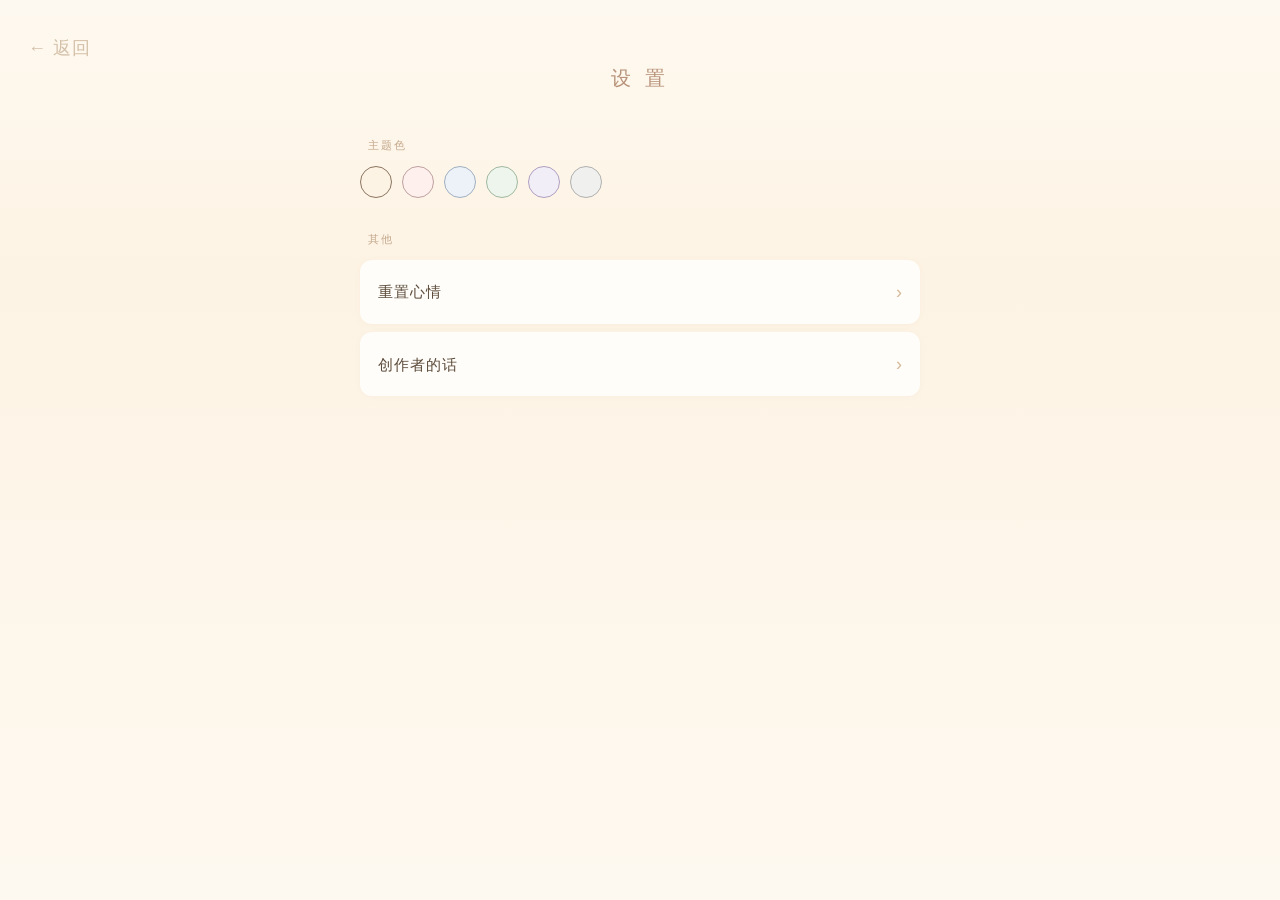
<file: settings.html>
<!DOCTYPE html>
<html lang="zh-CN">
<head>
    <meta charset="UTF-8">
    <meta name="viewport" content="width=device-width, initial-scale=1.0">
    <title>设置 · 100天</title>
    <style>
        * {
            margin: 0;
            padding: 0;
            box-sizing: border-box;
        }

        body {
            font-family: "PingFang SC", "Hiragino Sans GB", "Microsoft YaHei", "Noto Sans SC", sans-serif;
            background: linear-gradient(180deg, #fef9f0 0%, #fdf3e4 30%, #fef9f0 100%);
            min-height: 100vh;
            color: #5c4b3a;
            line-height: 1.8;
            -webkit-font-smoothing: antialiased;
        }

        .container {
            max-width: 600px;
            margin: 0 auto;
            padding: 40px 20px 60px;
        }

        .back-link {
            position: absolute;
            top: 32px;
            left: 28px;
            z-index: 998;
            font-size: 18px;
            color: #d4c0a8;
            text-decoration: none;
            letter-spacing: 1px;
            transition: color 0.3s ease;
        }
        .back-link:hover { color: #b8937a; }

        .page-title {
            text-align: center;
            font-size: 20px;
            font-weight: 400;
            color: #b8937a;
            letter-spacing: 4px;
            margin-bottom: 40px;
            padding-top: 20px;
        }

        .setting-group {
            margin-bottom: 32px;
        }

        .setting-group-title {
            font-size: 11px;
            color: #c4a88c;
            letter-spacing: 2px;
            margin-bottom: 10px;
            padding-left: 8px;
        }

        .setting-item {
            display: flex;
            justify-content: space-between;
            align-items: center;
            background: #fffdf9;
            border-radius: 12px;
            padding: 16px 18px;
            margin-bottom: 8px;
            cursor: pointer;
            transition: background 0.2s ease;
            box-shadow: 0 1px 6px rgba(180, 150, 120, 0.06);
        }
        .setting-item:hover {
            background: #fdf7ef;
        }
        .setting-item span:first-child {
            font-size: 15px;
            color: #5c4b3a;
            letter-spacing: 1px;
        }
        .setting-arrow {
            font-size: 18px;
            color: #d4b896;
        }

        .theme-colors {
            display: flex;
            gap: 10px;
            flex-wrap: wrap;
        }
        .color-dot {
            width: 32px;
            height: 32px;
            border-radius: 50%;
            cursor: pointer;
            border: 2px solid transparent;
            transition: border-color 0.2s ease, transform 0.2s ease;
        }
        .color-dot:hover {
            transform: scale(1.1);
        }
        .color-dot.active {
            border-color: #8b7560;
        }
        .color-warm { background: #fdf3e4; border: 1px solid #d4b896; }
.color-pink { background: #fdf0ed; border: 1px solid #c0a0a0; }
.color-blue { background: #edf2f8; border: 1px solid #a0b0c0; }
.color-green { background: #eef5ec; border: 1px solid #a0b8a0; }
.color-purple { background: #f2eef8; border: 1px solid #b0a0c0; }
.color-gray { background: #f0f0ee; border: 1px solid #b0b0b0; }
        .toast {
            position: fixed;
            top: 50%;
            left: 50%;
            transform: translate(-50%, -50%) scale(0.8);
            background: rgba(60, 40, 25, 0.88);
            color: #fef9f0;
            padding: 12px 24px;
            border-radius: 24px;
            font-size: 14px;
            letter-spacing: 2px;
            z-index: 3000;
            opacity: 0;
            pointer-events: none;
            transition: opacity 0.3s ease, transform 0.3s ease;
        }
        .toast.show {
            opacity: 1;
            transform: translate(-50%, -50%) scale(1);
        }

        @media (max-width: 480px) {
            .container {
                padding: 24px 14px 40px;
            }
            .setting-item {
                padding: 14px 16px;
            }
        }

        /* ========== 创作者的话 - 密码弹窗 ========== */
        .creator-password-overlay {
            display: none;
            position: fixed;
            top: 0; left: 0;
            width: 100%; height: 100%;
            background: rgba(0,0,0,0.7);
            z-index: 4000;
            align-items: center;
            justify-content: center;
        }
        .creator-password-box {
            background: #1a1a2e;
            border: 1px solid #3a3a58;
            border-radius: 16px;
            padding: 32px 28px 24px;
            width: 280px;
            text-align: center;
            position: relative;
        }
        .creator-password-close {
            position: absolute;
            top: 8px; right: 14px;
            font-size: 26px;
            color: #888;
            cursor: pointer;
        }
        .creator-password-title {
            font-size: 16px;
            color: #c8c0b8;
            letter-spacing: 2px;
            margin-bottom: 20px;
        }
        .creator-password-input {
            width: 100%;
            padding: 10px 14px;
            background: #252540;
            border: 1px solid #3a3a58;
            border-radius: 8px;
            color: #e0d8d0;
            font-size: 16px;
            text-align: center;
            outline: none;
            margin-bottom: 16px;
        }
        .creator-password-input:focus { border-color: #9080b0; }
        .creator-password-btn {
            width: 100%;
            padding: 10px;
            background: #3a3a58;
            border: none;
            border-radius: 8px;
            color: #d0c8c0;
            font-size: 14px;
            letter-spacing: 2px;
            cursor: pointer;
        }
        .creator-password-btn:hover { background: #4a4a6a; }
        .creator-password-error {
            font-size: 12px;
            color: #c06060;
            margin-top: 10px;
            min-height: 18px;
        }

        /* ========== 创作者的话 - 内容页 ========== */
        .creator-note-overlay {
            display: none;
            position: fixed;
            top: 0; left: 0;
            width: 100%; height: 100%;
            background: rgba(0,0,0,0.85);
            z-index: 4001;
            align-items: center;
            justify-content: center;
        }
        
        .creator-note-box {
        background: #1a1a2e;
        border: none;
        border-radius: 16px;
        padding: 40px 36px 36px;
        width: 480px;
        max-width: 90vw;
        max-height: 75vh;
        overflow-y: auto;
        scrollbar-width: none;
        -ms-overflow-style: none;
        position: relative;
        text-align: center;
        }
        
        .creator-note-close {
            position: absolute;
            top: 8px; right: 14px;
            font-size: 26px;
            color: #888;
            cursor: pointer;
        }
        .creator-note-title {
            font-size: 18px;
            color: #e0d8c8;
            letter-spacing: 3px;
            margin-bottom: 18px;
        }
                .creator-note-cards {
            display: flex;
            flex-direction: column;
            gap: 12px;
            text-align: left;
        }

        .note-card {
            background: #252540;
            border: 1px solid #3a3a58;
            border-radius: 12px;
            padding: 16px 18px;
        }

        .note-card p {
            font-size: 14px;
            color: #c8c0b0;
            line-height: 2;
            letter-spacing: 1px;
        }
        .creator-note-content {
        font-size: 15px;
        color: #c8c0b0;
        line-height: 2.2;
        letter-spacing: 1px;
        white-space: pre-wrap;
        text-align: left;
        max-width: 400px;
        margin: 0 auto;
        }
        
        .creator-note-box::-webkit-scrollbar {
        display: none;
        }
    </style>
</head>
<body>
    <!-- 返回 -->
    <a href="index.html" class="back-link" title="返回">← 返回</a>

    <div class="container">
        <h1 class="page-title">设 置</h1>

        <!-- 主题色 -->
        <div class="setting-group">
            <p class="setting-group-title">主题色</p>
            <div class="theme-colors" id="themeColors">
                <div class="color-dot color-warm" data-theme="warm"></div>
                <div class="color-dot color-pink" data-theme="pink"></div>
                <div class="color-dot color-blue" data-theme="blue"></div>
                <div class="color-dot color-green" data-theme="green"></div>
                <div class="color-dot color-purple" data-theme="purple"></div>
                <div class="color-dot color-gray" data-theme="gray"></div>
            </div>
        </div>

        <!-- 其他设置 -->
        <div class="setting-group">
            <p class="setting-group-title">其他</p>
            <div class="setting-item" id="resetMood">
                <span>重置心情</span>
                <span class="setting-arrow">›</span>
            </div>
            <div class="setting-item" id="creatorNoteTrigger">
                <span>创作者的话</span>
                <span class="setting-arrow">›</span>
            </div>
        </div>
    </div>

    <!-- Toast 提示 -->
    <div class="toast" id="toast"></div>

    <!-- 创作者的话 - 密码弹窗 -->
    <div class="creator-password-overlay" id="creatorPasswordOverlay">
        <div class="creator-password-box">
            <span class="creator-password-close" id="creatorPasswordClose">&times;</span>
            <p class="creator-password-title">🔒 输入密码</p>
            <input type="password" class="creator-password-input" id="creatorPasswordInput" placeholder="请输入密码">
            <button class="creator-password-btn" id="creatorPasswordBtn">确认</button>
            <p class="creator-password-error" id="creatorPasswordError"></p>
        </div>
    </div>

    <!-- 创作者的话 - 内容页 -->
        <!-- 创作者的话 - 内容页 -->
    <div class="creator-note-overlay" id="creatorNoteOverlay">
        <div class="creator-note-box">
            <span class="creator-note-close" id="creatorNoteClose">&times;</span>
            <p class="creator-note-title">创作者的话</p>
            <div class="creator-note-cards" id="creatorNoteCards">
                <div class="note-card">
                    <p>如果你能看到这些话了，就意味着我盼望好久的那一天到来了！如果你没有机会看到这个的话···我想这一切就都没有了意义，可能几个月或者几年后我才能缓过来吧（😭）2026.5.20</p>
                </div>
                <div class="note-card">
                    <p>啊啊啊！我好想和你待在一起啊！我心里真的好急啊今天！2026.5.20</p>
                </div>
                <div class="note-card">
                    <p>5.18那次梦里我终于和你在一起了，牵手拥抱逛街亲嘴，一切都是那么美好~2026.5.20</p>
                </div>
                <div class="note-card">
                    <p>我完全理解且支持你这几天甘青宁考试必须要早睡，我也希望这样！希望你能调整好状态！但是…突然间的改变，自私地且没分清主要矛盾地来看，我还是好难过啊…我怕这种失去的感觉，因为这让我再次感受到那种强烈的孤独感，又变成了孤身一人，我怕这种感觉…2026.5.21凌晨</p>
                </div>
                <div class="note-card">
                    <p>上面那句话就是我今天一整天那么想你！状态很奇怪的原因…2026.5.21凌晨</p>
                </div>
                 <div class="note-card">
                    <p>依旧很想你！这个密码其实也是形同虚设，我昨晚说的暴力破解其实就是电脑右键查看源代码就可以看到我写的话了···但我实在想把这些话给你说出来，只能借助这么一种有些无可奈何的方式写给你听了（即使你完全看不到目前），让我“欺骗欺骗”自己吧2026.5.21</p>
                </div>
                <div class="note-card">
                    <p>嗨嗨！心情又变好了！心态已经调整好了～哪怕每天的聊天时间很短，但只要是认真对待的，又何必伤心呢？因为是认真对待的，所以我不是孤独的！有人在陪我！哪怕时间很短，但那也是用心地陪伴！2026.5.23凌晨</p>
               </div>
                <div class="note-card">
                    <p>这几天一直在搞blog这个更大的项目，以至于这边的更新懈怠了，但今天又经历了一下5.20开始的事，你再次早睡了。或许是因为你放学回来得早，咱俩的聊天时间没那么短，以至于我的心情还不错～没有那一次的那么难过焦急…嘿嘿，而且我也真心希望你最后能取得一个好的结果！</p>2026.5.26</p>
                </div>
                 <div class="note-card">
                    <p>好嘛~被车剐蹭弄到绿化带里了，哈哈哈哈。又可怜又好笑，不过这只是个引子，想引出的是你没有回我早上的信息···emm 心里总觉得怪怪的，就是有点不舒服，不过因为你受到了更大的伤害，我也不好说这件事，所以就在这里说说，平复一下心情···我说我emo了，嗯···也不算全是玩笑话吧··哈哈···</p>2026.5.29</p>
                </div>
                <div class="note-card">
                    <p>emm 我谈过几段恋爱，无一例外，都是女生追我的（哈哈哈哈，原来我真的那么吸引人吗在那个环境里）但是和你的这个开始，这个发展，这个感受，前所未有！为什么呢？我想可能是你的思想更加成熟，你的爱情观更加正确，你对我的理解深深触动了我！所以才会这么的不一样！对我来说你是真正的很独特的女孩！我真的真的很喜欢你！2026.6.4</p>
                </div>
            </div>
        </div>
    </div>

    <script>
        // ========== Toast ==========
        const toast = document.getElementById('toast');
        function showToast(msg) {
            toast.textContent = msg;
            toast.classList.add('show');
            setTimeout(() => toast.classList.remove('show'), 1800);
        }

        // ========== 主题色 ==========
        const currentTheme = localStorage.getItem('dayTheme') || 'warm';
        document.querySelectorAll('.color-dot').forEach(dot => {
            if (dot.getAttribute('data-theme') === currentTheme) {
                dot.classList.add('active');
            }
            dot.addEventListener('click', function() {
                const theme = this.getAttribute('data-theme');
                localStorage.setItem('dayTheme', theme);
                document.querySelectorAll('.color-dot').forEach(d => d.classList.remove('active'));
                this.classList.add('active');
                showToast('主题已切换，刷新主页生效');
            });
        });

        // ========== 重置她的心情 ==========
        document.getElementById('resetMood').addEventListener('click', function() {
            localStorage.removeItem('herMood');
            showToast('心情已重置');
        });

        // ========== 创作者的话 ==========
        const CREATOR_PASSWORD = '975344';

        document.getElementById('creatorNoteTrigger').addEventListener('click', function() {
            document.getElementById('creatorPasswordOverlay').style.display = 'flex';
            document.getElementById('creatorPasswordInput').value = '';
            document.getElementById('creatorPasswordError').textContent = '';
            setTimeout(() => document.getElementById('creatorPasswordInput').focus(), 100);
        });

        document.getElementById('creatorPasswordClose').addEventListener('click', function() {
            document.getElementById('creatorPasswordOverlay').style.display = 'none';
        });

        document.getElementById('creatorPasswordOverlay').addEventListener('click', function(e) {
            if (e.target === this) this.style.display = 'none';
        });

        document.getElementById('creatorPasswordBtn').addEventListener('click', function() {
            const input = document.getElementById('creatorPasswordInput');
            if (input.value === CREATOR_PASSWORD) {
                document.getElementById('creatorPasswordOverlay').style.display = 'none';
                document.getElementById('creatorNoteOverlay').style.display = 'flex';
            } else {
                document.getElementById('creatorPasswordError').textContent = '密码错误';
                input.value = '';
            }
        });

        document.getElementById('creatorPasswordInput').addEventListener('keydown', function(e) {
            if (e.key === 'Enter') document.getElementById('creatorPasswordBtn').click();
        });

        document.getElementById('creatorNoteClose').addEventListener('click', function() {
            document.getElementById('creatorNoteOverlay').style.display = 'none';
        });

        document.getElementById('creatorNoteOverlay').addEventListener('click', function(e) {
            if (e.target === this) this.style.display = 'none';
        });
    </script>
</body>
</html>
</file>
